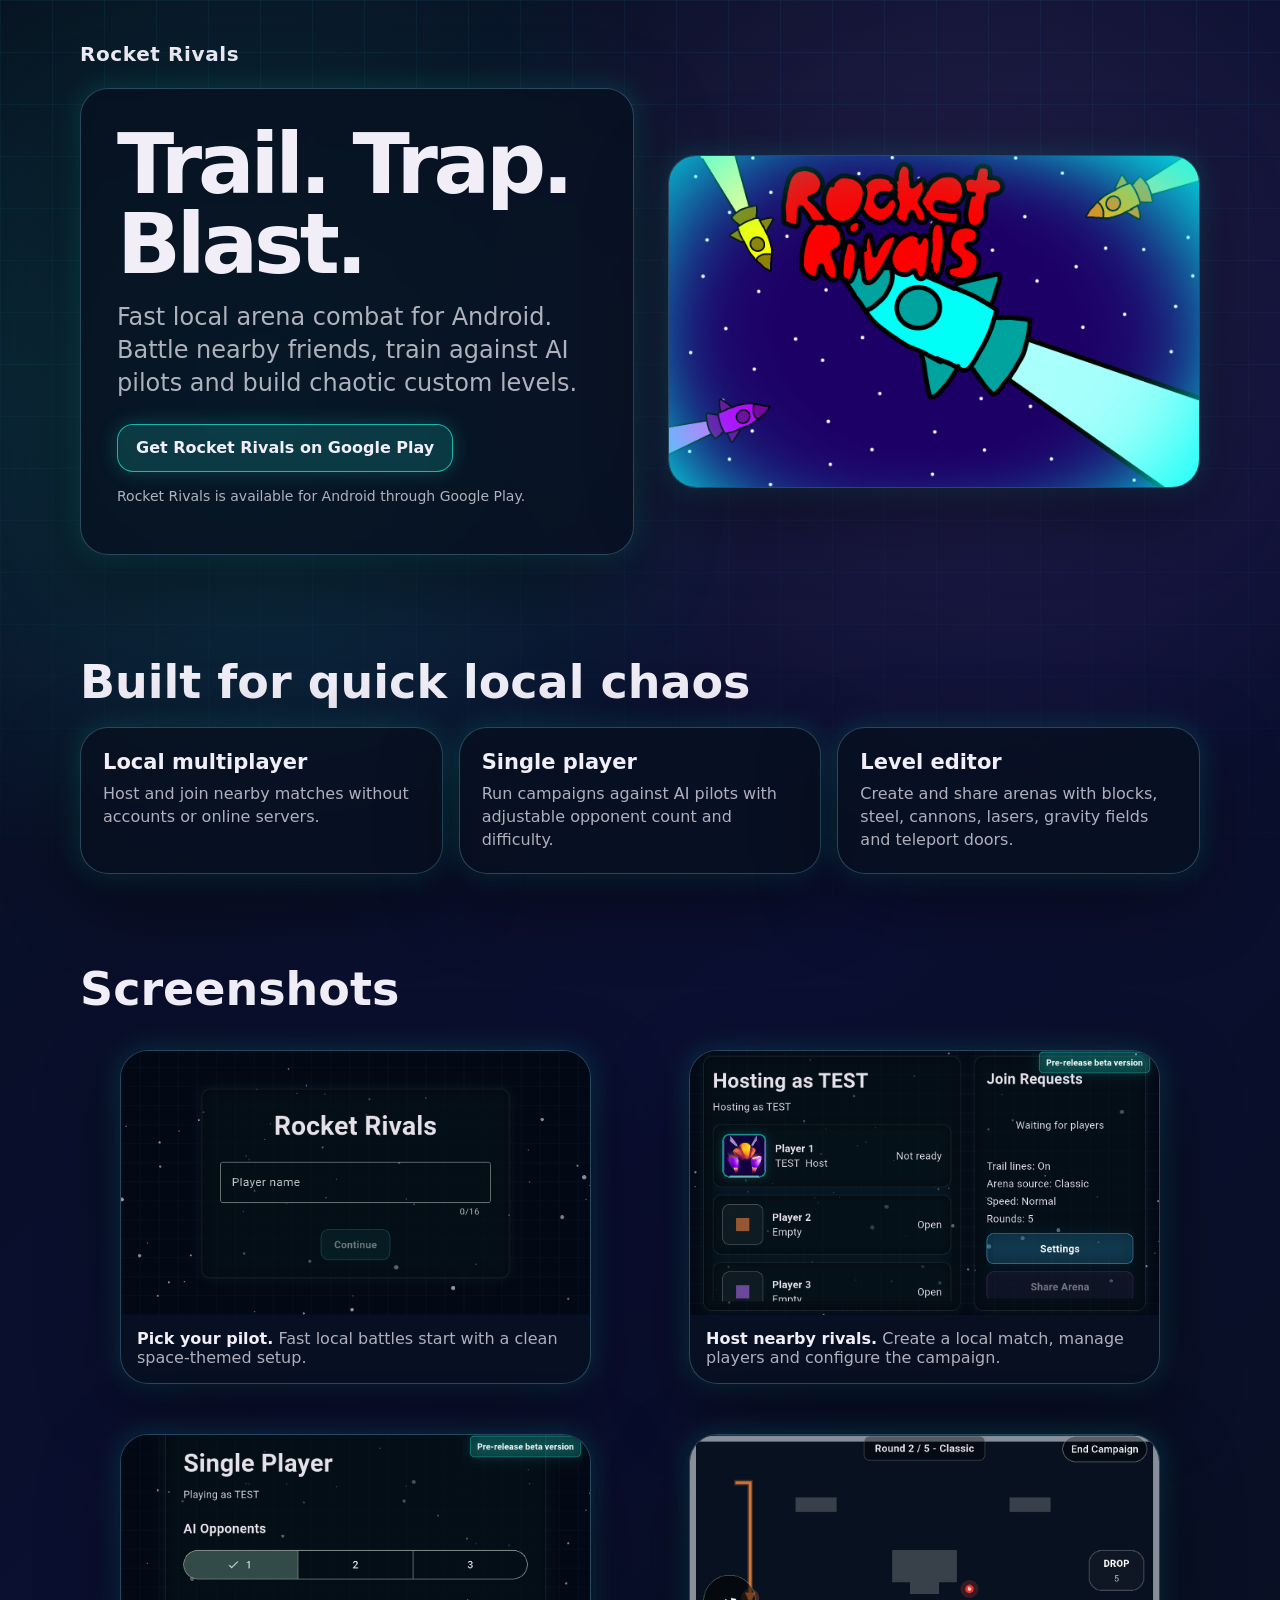
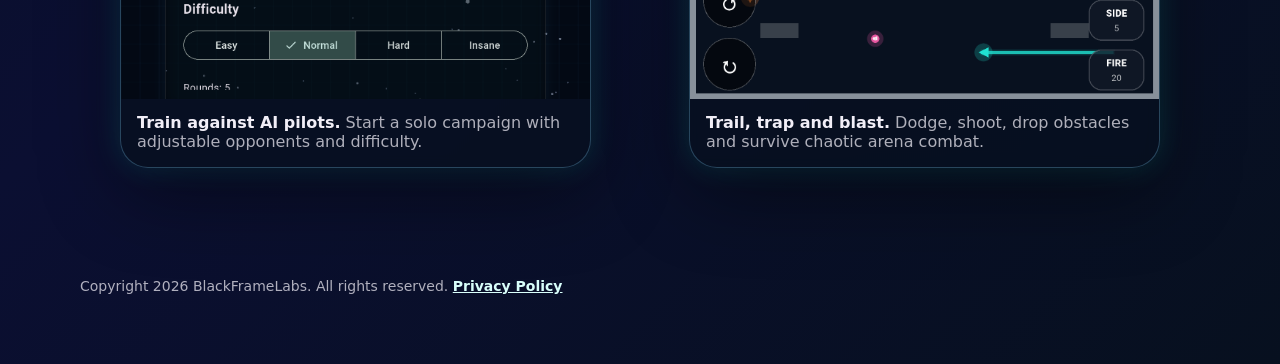
<file: index.html>
<!doctype html>
<html lang="en">
<head>
  <meta charset="utf-8" />
  <meta name="viewport" content="width=device-width, initial-scale=1" />
  <title>Rocket Rivals - Local Arena Combat</title>
  <meta name="description" content="Rocket Rivals is a fast local multiplayer space combat game with trails, weapons, custom arenas and single-player AI campaigns." />
  <meta property="og:title" content="Rocket Rivals" />
  <meta property="og:description" content="Local multiplayer space combat with trails, traps and custom arenas." />
  <meta property="og:image" content="assets/images/hero-loading.png" />
  <link rel="stylesheet" href="styles.css" />
</head>
<body>
  <header class="hero">
    <div class="container">
      <nav class="nav">
        <div class="brand">Rocket Rivals</div>
      </nav>

      <div class="hero-grid">
        <section class="panel hero-copy">
          <h1>Trail. Trap. Blast.</h1>
          <p class="lead">Fast local arena combat for Android. Battle nearby friends, train against AI pilots and build chaotic custom levels.</p>
          <div class="actions">
            <a class="button" href="https://play.google.com/store/apps/details?id=com.blackframelabs.rocketrivals">Get Rocket Rivals on Google Play</a>
          </div>
          <p class="version-line">Rocket Rivals is available for Android through Google Play.</p>
        </section>

        <section class="panel hero-image" aria-label="Rocket Rivals artwork">
          <img src="assets/images/hero-loading.png" alt="Rocket Rivals loading artwork with rockets flying through space" />
        </section>
      </div>
    </div>
  </header>

  <main>
    <section class="section">
      <div class="container">
        <h2>Built for quick local chaos</h2>
        <div class="features">
          <article class="panel feature">
            <h3>Local multiplayer</h3>
            <p>Host and join nearby matches without accounts or online servers.</p>
          </article>
          <article class="panel feature">
            <h3>Single player</h3>
            <p>Run campaigns against AI pilots with adjustable opponent count and difficulty.</p>
          </article>
          <article class="panel feature">
            <h3>Level editor</h3>
            <p>Create and share arenas with blocks, steel, cannons, lasers, gravity fields and teleport doors.</p>
          </article>
        </div>
      </div>
    </section>

    <section class="section" id="screenshots">
      <div class="container">
        <h2>Screenshots</h2>
        <div class="screenshots">
          <figure class="panel shot">
            <img src="assets/images/screenshot-name.png" alt="Rocket Rivals start screen" />
            <figcaption><strong>Pick your pilot.</strong> Fast local battles start with a clean space-themed setup.</figcaption>
          </figure>
          <figure class="panel shot">
            <img src="assets/images/screenshot-host.png" alt="Rocket Rivals host lobby" />
            <figcaption><strong>Host nearby rivals.</strong> Create a local match, manage players and configure the campaign.</figcaption>
          </figure>
          <figure class="panel shot">
            <img src="assets/images/screenshot-singleplayer.png" alt="Rocket Rivals single player setup" />
            <figcaption><strong>Train against AI pilots.</strong> Start a solo campaign with adjustable opponents and difficulty.</figcaption>
          </figure>
          <figure class="panel shot">
            <img src="assets/images/screenshot-gameplay.png" alt="Rocket Rivals gameplay" />
            <figcaption><strong>Trail, trap and blast.</strong> Dodge, shoot, drop obstacles and survive chaotic arena combat.</figcaption>
          </figure>
        </div>
      </div>
    </section>
  </main>

  <footer class="footer">
    <div class="container">
      <p>Copyright 2026 BlackFrameLabs. All rights reserved. <a href="privacy.html">Privacy Policy</a></p>
    </div>
  </footer>
</body>
</html>
</file>
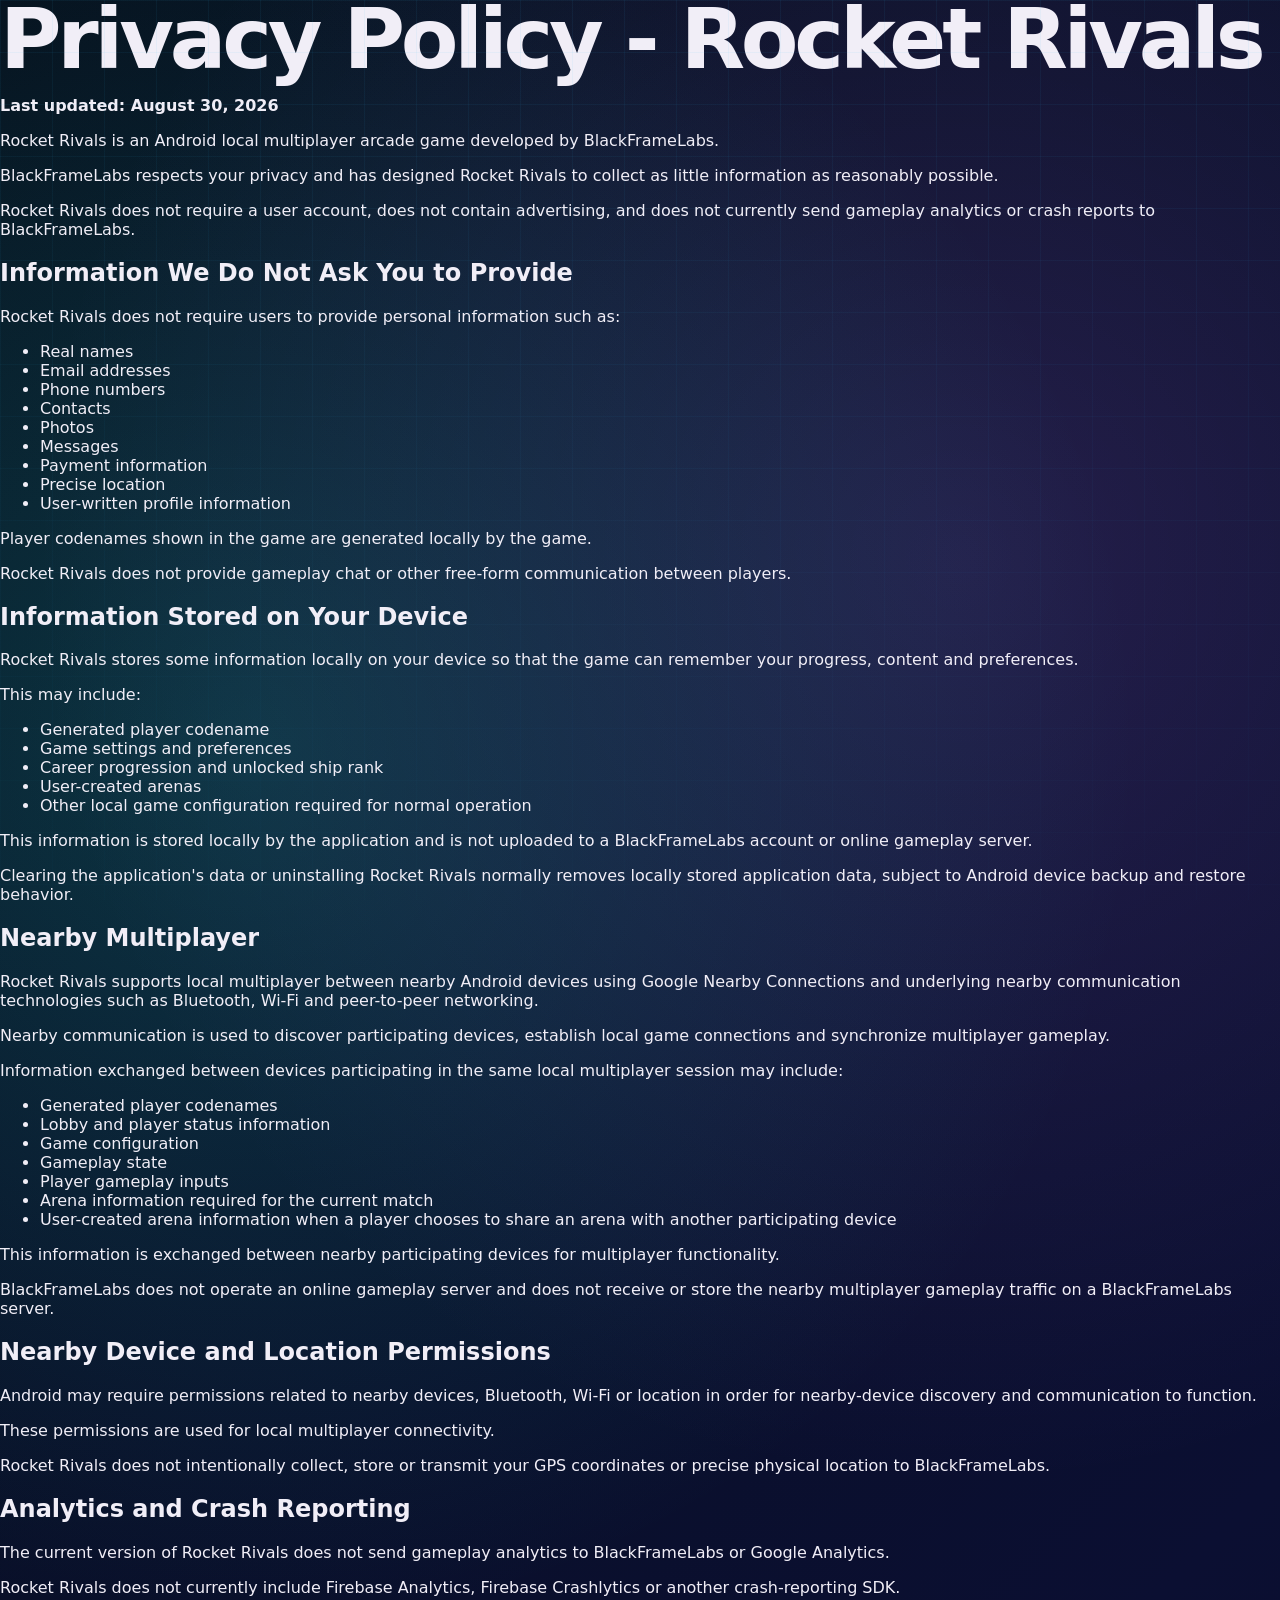
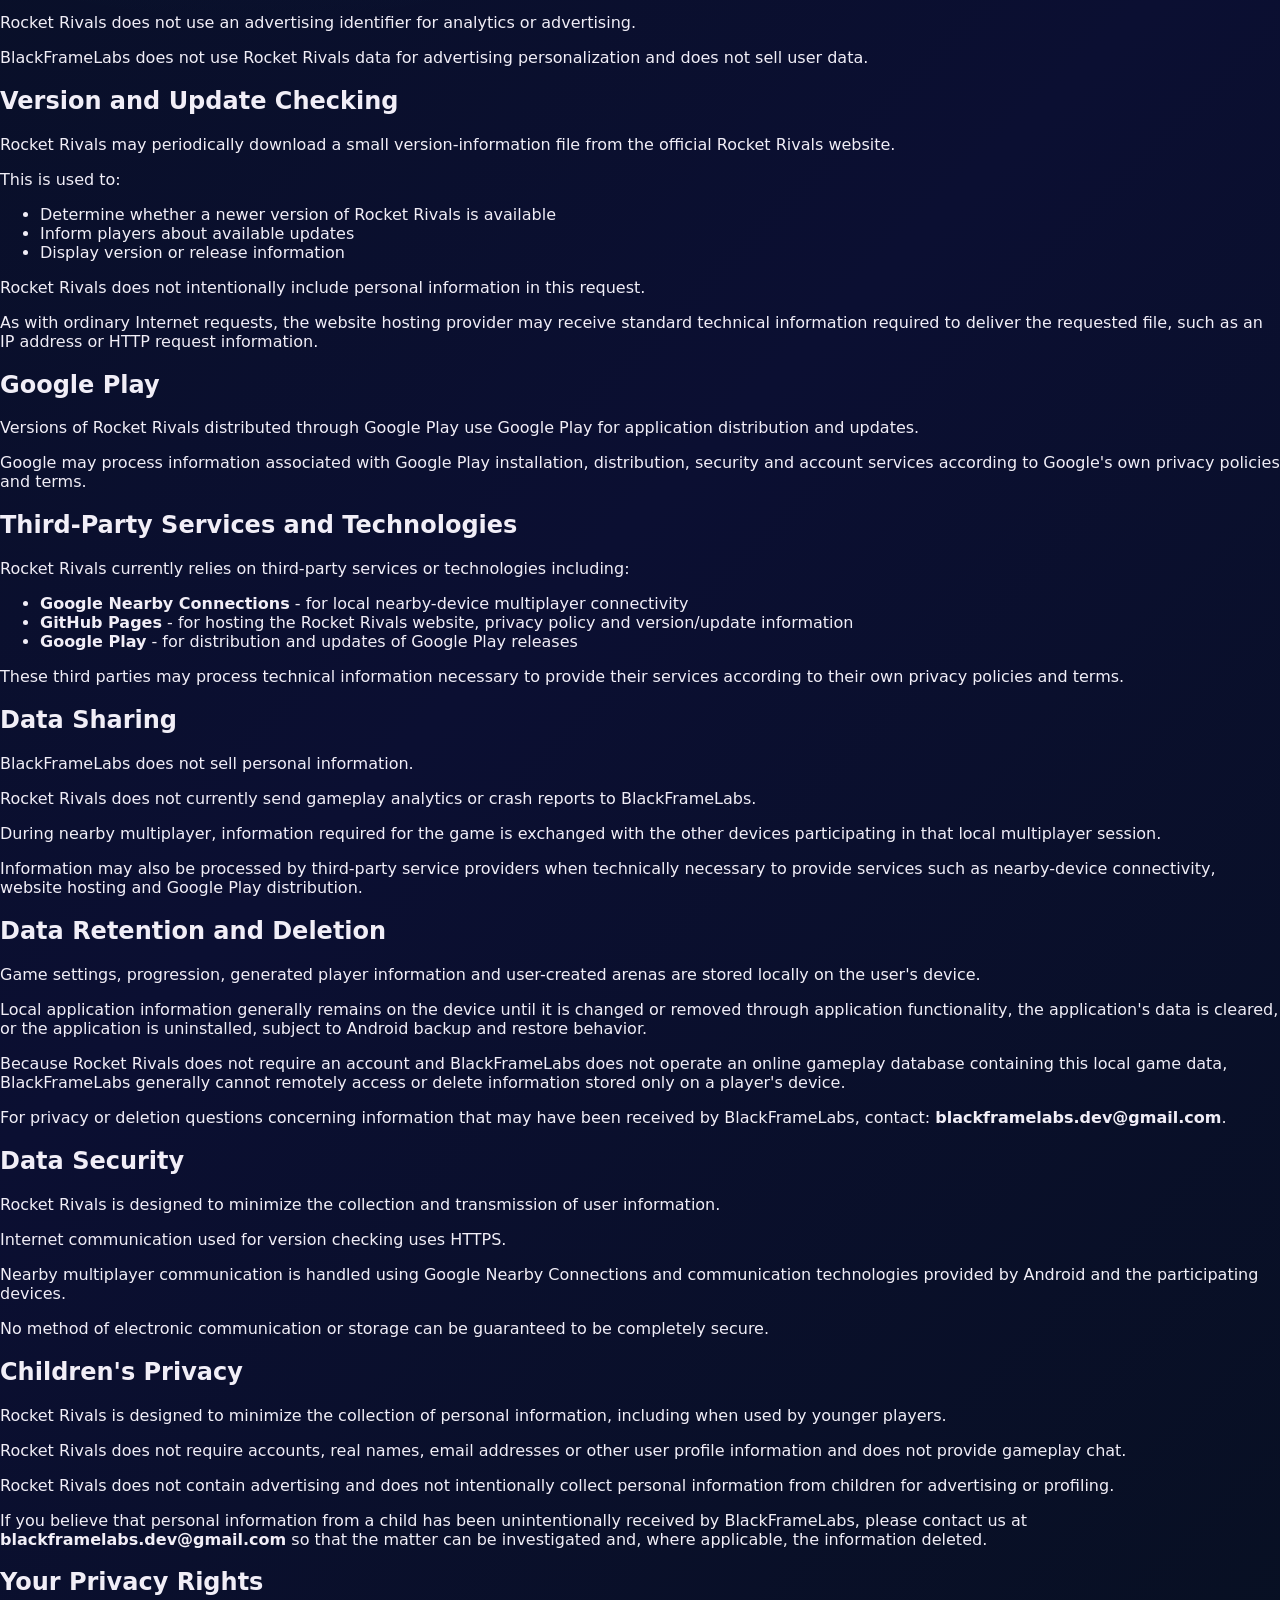
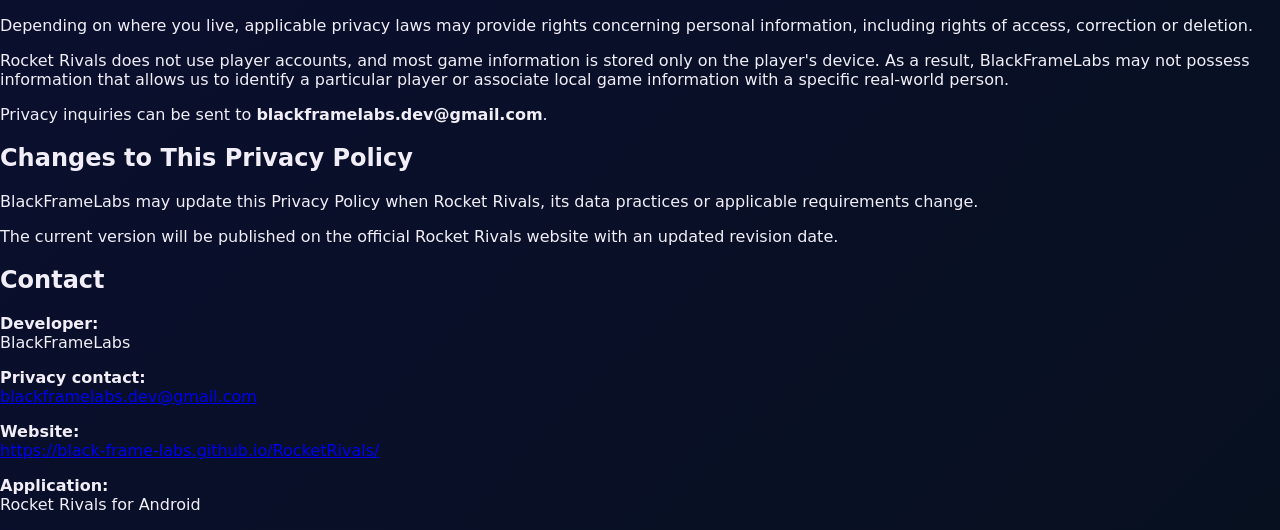
<file: privacy.html>
<!DOCTYPE html>
<html lang="en">
<head>
  <meta charset="UTF-8">
  <meta name="viewport" content="width=device-width, initial-scale=1.0">

  <title>Privacy Policy - Rocket Rivals</title>

  <meta
    name="description"
    content="Privacy Policy for Rocket Rivals, an Android game by BlackFrameLabs."
  >

  <link rel="stylesheet" href="styles.css">
</head>

<body>

  <main>

    <h1>Privacy Policy - Rocket Rivals</h1>

    <p><strong>Last updated: August 30, 2026</strong></p>

    <p>
      Rocket Rivals is an Android local multiplayer arcade game developed by
      BlackFrameLabs.
    </p>

    <p>
      BlackFrameLabs respects your privacy and has designed Rocket Rivals to
      collect as little information as reasonably possible.
    </p>

    <p>
      Rocket Rivals does not require a user account, does not contain
      advertising, and does not currently send gameplay analytics or crash
      reports to BlackFrameLabs.
    </p>


    <h2>Information We Do Not Ask You to Provide</h2>

    <p>
      Rocket Rivals does not require users to provide personal information such
      as:
    </p>

    <ul>
      <li>Real names</li>
      <li>Email addresses</li>
      <li>Phone numbers</li>
      <li>Contacts</li>
      <li>Photos</li>
      <li>Messages</li>
      <li>Payment information</li>
      <li>Precise location</li>
      <li>User-written profile information</li>
    </ul>

    <p>
      Player codenames shown in the game are generated locally by the game.
    </p>

    <p>
      Rocket Rivals does not provide gameplay chat or other free-form
      communication between players.
    </p>


    <h2>Information Stored on Your Device</h2>

    <p>
      Rocket Rivals stores some information locally on your device so that the
      game can remember your progress, content and preferences.
    </p>

    <p>This may include:</p>

    <ul>
      <li>Generated player codename</li>
      <li>Game settings and preferences</li>
      <li>Career progression and unlocked ship rank</li>
      <li>User-created arenas</li>
      <li>Other local game configuration required for normal operation</li>
    </ul>

    <p>
      This information is stored locally by the application and is not uploaded
      to a BlackFrameLabs account or online gameplay server.
    </p>

    <p>
      Clearing the application's data or uninstalling Rocket Rivals normally
      removes locally stored application data, subject to Android device backup
      and restore behavior.
    </p>


    <h2>Nearby Multiplayer</h2>

    <p>
      Rocket Rivals supports local multiplayer between nearby Android devices
      using Google Nearby Connections and underlying nearby communication
      technologies such as Bluetooth, Wi-Fi and peer-to-peer networking.
    </p>

    <p>
      Nearby communication is used to discover participating devices, establish
      local game connections and synchronize multiplayer gameplay.
    </p>

    <p>
      Information exchanged between devices participating in the same local
      multiplayer session may include:
    </p>

    <ul>
      <li>Generated player codenames</li>
      <li>Lobby and player status information</li>
      <li>Game configuration</li>
      <li>Gameplay state</li>
      <li>Player gameplay inputs</li>
      <li>Arena information required for the current match</li>
      <li>
        User-created arena information when a player chooses to share an arena
        with another participating device
      </li>
    </ul>

    <p>
      This information is exchanged between nearby participating devices for
      multiplayer functionality.
    </p>

    <p>
      BlackFrameLabs does not operate an online gameplay server and does not
      receive or store the nearby multiplayer gameplay traffic on a
      BlackFrameLabs server.
    </p>


    <h2>Nearby Device and Location Permissions</h2>

    <p>
      Android may require permissions related to nearby devices, Bluetooth,
      Wi-Fi or location in order for nearby-device discovery and communication
      to function.
    </p>

    <p>
      These permissions are used for local multiplayer connectivity.
    </p>

    <p>
      Rocket Rivals does not intentionally collect, store or transmit your GPS
      coordinates or precise physical location to BlackFrameLabs.
    </p>


    <h2>Analytics and Crash Reporting</h2>

    <p>
      The current version of Rocket Rivals does not send gameplay analytics to
      BlackFrameLabs or Google Analytics.
    </p>

    <p>
      Rocket Rivals does not currently include Firebase Analytics, Firebase
      Crashlytics or another crash-reporting SDK.
    </p>

    <p>
      Rocket Rivals does not use an advertising identifier for analytics or
      advertising.
    </p>

    <p>
      BlackFrameLabs does not use Rocket Rivals data for advertising
      personalization and does not sell user data.
    </p>


    <h2>Version and Update Checking</h2>

    <p>
      Rocket Rivals may periodically download a small version-information file
      from the official Rocket Rivals website.
    </p>

    <p>This is used to:</p>

    <ul>
      <li>Determine whether a newer version of Rocket Rivals is available</li>
      <li>Inform players about available updates</li>
      <li>Display version or release information</li>
    </ul>

    <p>
      Rocket Rivals does not intentionally include personal information in this
      request.
    </p>

    <p>
      As with ordinary Internet requests, the website hosting provider may
      receive standard technical information required to deliver the requested
      file, such as an IP address or HTTP request information.
    </p>


    <h2>Google Play</h2>

    <p>
      Versions of Rocket Rivals distributed through Google Play use Google Play
      for application distribution and updates.
    </p>

    <p>
      Google may process information associated with Google Play installation,
      distribution, security and account services according to Google's own
      privacy policies and terms.
    </p>


    <h2>Third-Party Services and Technologies</h2>

    <p>
      Rocket Rivals currently relies on third-party services or technologies
      including:
    </p>

    <ul>
      <li>
        <strong>Google Nearby Connections</strong> - for local nearby-device
        multiplayer connectivity
      </li>
      <li>
        <strong>GitHub Pages</strong> - for hosting the Rocket Rivals website,
        privacy policy and version/update information
      </li>
      <li>
        <strong>Google Play</strong> - for distribution and updates of Google
        Play releases
      </li>
    </ul>

    <p>
      These third parties may process technical information necessary to
      provide their services according to their own privacy policies and terms.
    </p>


    <h2>Data Sharing</h2>

    <p>
      BlackFrameLabs does not sell personal information.
    </p>

    <p>
      Rocket Rivals does not currently send gameplay analytics or crash reports
      to BlackFrameLabs.
    </p>

    <p>
      During nearby multiplayer, information required for the game is exchanged
      with the other devices participating in that local multiplayer session.
    </p>

    <p>
      Information may also be processed by third-party service providers when
      technically necessary to provide services such as nearby-device
      connectivity, website hosting and Google Play distribution.
    </p>


    <h2>Data Retention and Deletion</h2>

    <p>
      Game settings, progression, generated player information and user-created
      arenas are stored locally on the user's device.
    </p>

    <p>
      Local application information generally remains on the device until it is
      changed or removed through application functionality, the application's
      data is cleared, or the application is uninstalled, subject to Android
      backup and restore behavior.
    </p>

    <p>
      Because Rocket Rivals does not require an account and BlackFrameLabs does
      not operate an online gameplay database containing this local game data,
      BlackFrameLabs generally cannot remotely access or delete information
      stored only on a player's device.
    </p>

    <p>
      For privacy or deletion questions concerning information that may have
      been received by BlackFrameLabs, contact:
      <strong>blackframelabs.dev@gmail.com</strong>.
    </p>


    <h2>Data Security</h2>

    <p>
      Rocket Rivals is designed to minimize the collection and transmission of
      user information.
    </p>

    <p>
      Internet communication used for version checking uses HTTPS.
    </p>

    <p>
      Nearby multiplayer communication is handled using Google Nearby
      Connections and communication technologies provided by Android and the
      participating devices.
    </p>

    <p>
      No method of electronic communication or storage can be guaranteed to be
      completely secure.
    </p>


    <h2>Children's Privacy</h2>

    <p>
      Rocket Rivals is designed to minimize the collection of personal
      information, including when used by younger players.
    </p>

    <p>
      Rocket Rivals does not require accounts, real names, email addresses or
      other user profile information and does not provide gameplay chat.
    </p>

    <p>
      Rocket Rivals does not contain advertising and does not intentionally
      collect personal information from children for advertising or profiling.
    </p>

    <p>
      If you believe that personal information from a child has been
      unintentionally received by BlackFrameLabs, please contact us at
      <strong>blackframelabs.dev@gmail.com</strong> so that the matter can be
      investigated and, where applicable, the information deleted.
    </p>


    <h2>Your Privacy Rights</h2>

    <p>
      Depending on where you live, applicable privacy laws may provide rights
      concerning personal information, including rights of access, correction
      or deletion.
    </p>

    <p>
      Rocket Rivals does not use player accounts, and most game information is
      stored only on the player's device. As a result, BlackFrameLabs may not
      possess information that allows us to identify a particular player or
      associate local game information with a specific real-world person.
    </p>

    <p>
      Privacy inquiries can be sent to
      <strong>blackframelabs.dev@gmail.com</strong>.
    </p>


    <h2>Changes to This Privacy Policy</h2>

    <p>
      BlackFrameLabs may update this Privacy Policy when Rocket Rivals, its data
      practices or applicable requirements change.
    </p>

    <p>
      The current version will be published on the official Rocket Rivals
      website with an updated revision date.
    </p>


    <h2>Contact</h2>

    <p>
      <strong>Developer:</strong><br>
      BlackFrameLabs
    </p>

    <p>
      <strong>Privacy contact:</strong><br>
      <a href="mailto:blackframelabs.dev@gmail.com">
        blackframelabs.dev@gmail.com
      </a>
    </p>

    <p>
      <strong>Website:</strong><br>
      <a href="https://black-frame-labs.github.io/RocketRivals/">
        https://black-frame-labs.github.io/RocketRivals/
      </a>
    </p>

    <p>
      <strong>Application:</strong><br>
      Rocket Rivals for Android
    </p>

  </main>

</body>
</html>
</file>
<file: styles.css>
:root {
  --bg: #07101f;
  --panel: rgba(7, 16, 31, 0.78);
  --panel-strong: rgba(11, 28, 45, 0.9);
  --text: #f1eef7;
  --muted: rgba(241, 238, 247, 0.72);
  --cyan: #20e3d2;
  --blue: #38bdf8;
  --red: #ff1a1a;
  --yellow: #ffd23f;
  --violet: #b56dff;
  --border: rgba(125, 211, 252, 0.28);
  --shadow: rgba(32, 227, 210, 0.20);
}

* { box-sizing: border-box; }

html { scroll-behavior: smooth; }

body {
  margin: 0;
  font-family: Inter, ui-sans-serif, system-ui, -apple-system, BlinkMacSystemFont, "Segoe UI", sans-serif;
  color: var(--text);
  background:
    radial-gradient(circle at 20% 20%, rgba(32, 227, 210, 0.18), transparent 28%),
    radial-gradient(circle at 75% 15%, rgba(181, 109, 255, 0.16), transparent 28%),
    linear-gradient(135deg, #06101d 0%, #0b0f32 55%, #07101f 100%);
  min-height: 100vh;
}

body::before {
  content: "";
  position: fixed;
  inset: 0;
  pointer-events: none;
  background-image:
    linear-gradient(rgba(56, 189, 248, 0.07) 1px, transparent 1px),
    linear-gradient(90deg, rgba(56, 189, 248, 0.07) 1px, transparent 1px);
  background-size: 52px 52px;
  mask-image: linear-gradient(to bottom, rgba(0,0,0,0.9), rgba(0,0,0,0.2));
}

.container {
  width: min(1120px, calc(100% - 32px));
  margin: 0 auto;
}

.hero {
  padding: 28px 0 56px;
}

.nav {
  display: flex;
  align-items: center;
  justify-content: space-between;
  gap: 16px;
  padding: 14px 0 22px;
}

.brand {
  font-size: 20px;
  font-weight: 900;
  letter-spacing: 0.03em;
}

.badge {
  display: inline-flex;
  align-items: center;
  gap: 8px;
  padding: 8px 12px;
  border: 1px solid rgba(32, 227, 210, 0.55);
  border-radius: 12px;
  background: rgba(32, 227, 210, 0.10);
  color: #d9fffb;
  font-weight: 700;
}

.hero-grid {
  display: grid;
  grid-template-columns: 1.02fr 0.98fr;
  gap: 34px;
  align-items: center;
}

.panel {
  border: 1px solid var(--border);
  background: var(--panel);
  border-radius: 28px;
  box-shadow: 0 24px 80px rgba(0,0,0,0.45), 0 0 28px var(--shadow);
  backdrop-filter: blur(6px);
}

.hero-copy {
  padding: 36px;
}

h1 {
  margin: 0 0 16px;
  font-size: clamp(44px, 7vw, 84px);
  line-height: 0.95;
  letter-spacing: -0.05em;
}

.lead {
  margin: 0 0 24px;
  color: var(--muted);
  font-size: clamp(18px, 2.4vw, 24px);
  line-height: 1.38;
}

.actions {
  display: flex;
  flex-wrap: wrap;
  gap: 12px;
  margin: 24px 0 16px;
}

.button {
  display: inline-flex;
  align-items: center;
  justify-content: center;
  min-height: 48px;
  padding: 0 18px;
  border-radius: 16px;
  border: 1px solid rgba(32, 227, 210, 0.75);
  background: rgba(32, 227, 210, 0.18);
  color: var(--text);
  font-weight: 900;
  text-decoration: none;
  text-align: center;
  box-shadow: 0 0 20px rgba(32, 227, 210, 0.22);
}

.button.secondary {
  border-color: rgba(56, 189, 248, 0.55);
  background: rgba(56, 189, 248, 0.10);
}

.version-line {
  color: var(--muted);
  font-size: 14px;
}

.hero-image {
  overflow: hidden;
}

.hero-image img {
  display: block;
  width: 100%;
  height: auto;
}

.section {
  padding: 44px 0;
}

.section h2 {
  font-size: clamp(30px, 4vw, 46px);
  margin: 0 0 18px;
}

.features {
  display: grid;
  grid-template-columns: repeat(3, 1fr);
  gap: 16px;
}

.feature {
  padding: 22px;
}

.feature h3 {
  margin: 0 0 8px;
  font-size: 21px;
}

.feature p {
  margin: 0;
  color: var(--muted);
  line-height: 1.45;
}

.screenshots {
  display: grid;
  grid-template-columns: repeat(2, 1fr);
  gap: 18px;
}

.shot {
  overflow: hidden;
}

.shot img {
  display: block;
  width: 100%;
  aspect-ratio: 16 / 9;
  object-fit: cover;
}

.shot figcaption {
  padding: 14px 16px 16px;
  color: var(--muted);
}

.shot strong {
  color: var(--text);
}

.footer {
  padding: 36px 0 56px;
  color: var(--muted);
  font-size: 14px;
}

.footer a {
  color: #d9fffb;
  font-weight: 700;
}

@media (max-width: 820px) {
  .hero-grid, .features, .screenshots {
    grid-template-columns: 1fr;
  }
  .hero-copy { padding: 26px; }
}
</file>
